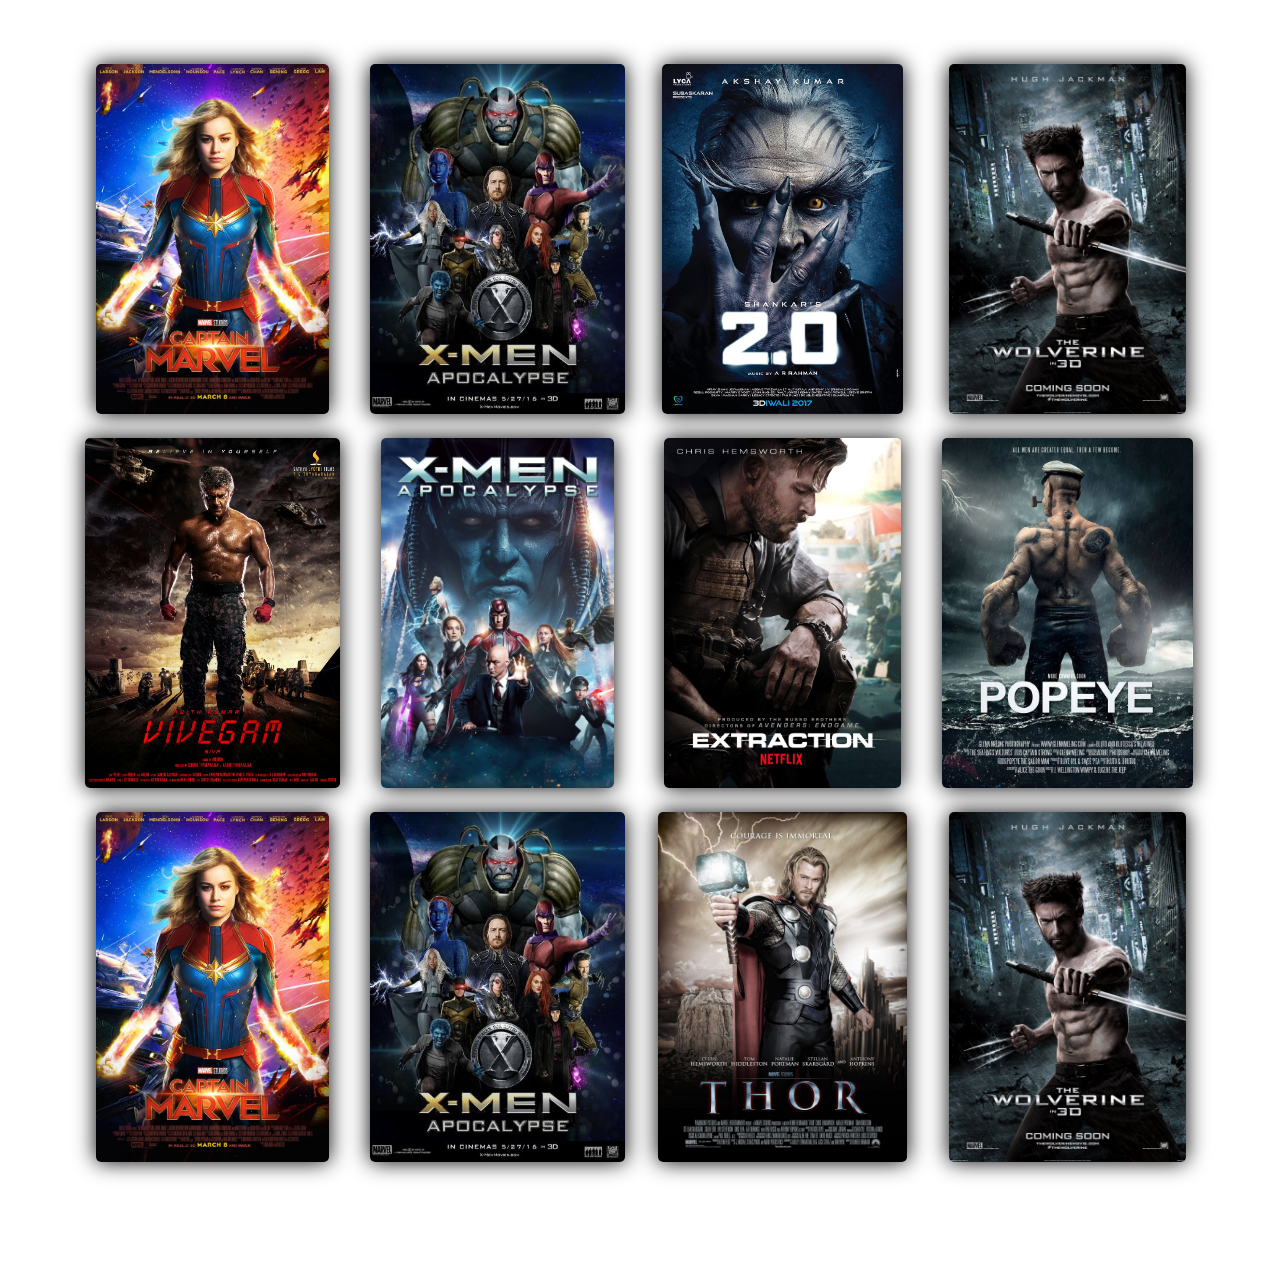
<file: imagesGallery/index.html>
<!DOCTYPE html>
<html lang="en">

<head>
    <meta charset="UTF-8">
    <meta name="viewport" content="width=device-width, initial-scale=1.0">
    <title>Boostrap Dynamic Image Galley</title>
    <link rel="stylesheet" href="https://stackpath.bootstrapcdn.com/bootstrap/4.5.0/css/bootstrap.min.css">
    <link rel="stylesheet" href="style.css">
</head>

<body>


    <div class="img-gallery jumbotron jumbotron-fluid bg-transparent">
        <div class="container">
            <div class="row row-cols-1 row-cols-sm-2 row-cols-md-3 row-cols-lg-4 text-center">
                <div class="col gallery-item mb-4">
                    <a href="#" data-toggle="modal" data-target="#imgModal">
                        <img src="../images/4e6c2d7a55780d51cce1759c9135ea9f.jpg" class="img-fluid" alt="">
                    </a>
                </div>
                <div class="col gallery-item mb-4">
                    <a href="#" data-toggle="modal" data-target="#imgModal">
                        <img src="../images/8Hy6af.jpg" class="img-fluid" alt="">
                    </a>
                </div>
                <div class="col gallery-item mb-4">
                    <a href="#" data-toggle="modal" data-target="#imgModal">
                        <img src="../images/Cxs-cKKWQAAlZuS.jpg" class="img-fluid" alt="">
                    </a>
                </div>
                <div class="col gallery-item mb-4">
                    <a href="#" data-toggle="modal" data-target="#imgModal">
                        <img src="../images/hollywood-movies-posters-hd-the-wolverine-movie-posters.jpg"
                            class="img-fluid" alt="">
                    </a>
                </div>
                <div class="col gallery-item mb-4">
                    <a href="#" data-toggle="modal" data-target="#imgModal">
                        <img src="../images/C3miDsUUMAIF_Wj.jpg_large" class="img-fluid" alt="">
                    </a>
                </div>
                <div class="col gallery-item mb-4">
                    <a href="#" data-toggle="modal" data-target="#imgModal">
                        <img src="../images/ed456c881f8c4cc4fee74480e4339257.jpg" class="img-fluid" alt="">
                    </a>
                </div>
                <div class="col gallery-item mb-4">
                    <a href="#" data-toggle="modal" data-target="#imgModal">
                        <img src="../images/Extraction-ChrisHemsworth-NetflixHollywoodBlockbusterEnglishMoviePoster_c030d080-0ca3-433e-8670-dd1533042a47.webp"
                            class="img-fluid" alt="">
                    </a>
                </div>
                <div class="col gallery-item mb-4">
                    <a href="#" data-toggle="modal" data-target="#imgModal">
                        <img src="../images/POPEYE HD FUL FILM.jpg" class="img-fluid" alt="">
                    </a>
                </div>
                <div class="col gallery-item mb-4">
                    <a href="#" data-toggle="modal" data-target="#imgModal">
                        <img src="../images/4e6c2d7a55780d51cce1759c9135ea9f.jpg" class="img-fluid" alt="">
                    </a>
                </div>
                <div class="col gallery-item mb-4">
                    <a href="#" data-toggle="modal" data-target="#imgModal">
                        <img src="../images/8Hy6af.jpg" class="img-fluid" alt="">
                    </a>
                </div>
                <div class="col gallery-item mb-4">
                    <a href="#" data-toggle="modal" data-target="#imgModal">
                        <img src="../images/THOR-II.jpg" class="img-fluid" alt="">
                    </a>
                </div>
                <div class="col gallery-item mb-4">
                    <a href="#" data-toggle="modal" data-target="#imgModal">
                        <img src="../images/hollywood-movies-posters-hd-the-wolverine-movie-posters.jpg"
                            class="img-fluid" alt="">
                    </a>
                </div>
            </div>
        </div>
    </div>

    <!-- Modal -->
    <div class="modal fade" id="imgModal" tabindex="-1" role="dialog" aria-labelledby="imgModalLabel"
        aria-hidden="true">
        <div class="modal-dialog modal-lg">
            <div class="modal-content">
                <div class="modal-header p-0 pr-3">
                    <button type="button" class="close bg-white p-1 rounded-circle" data-dismiss="modal" aria-label="Close">
                        <span aria-hidden="true">
                            <svg width="1em" height="1em" viewBox="0 0 16 16" class="bi bi-x" fill="currentColor" xmlns="http://www.w3.org/2000/svg">
                                <path fill-rule="evenodd" d="M11.854 4.146a.5.5 0 0 1 0 .708l-7 7a.5.5 0 0 1-.708-.708l7-7a.5.5 0 0 1 .708 0z"/>
                                <path fill-rule="evenodd" d="M4.146 4.146a.5.5 0 0 0 0 .708l7 7a.5.5 0 0 0 .708-.708l-7-7a.5.5 0 0 0-.708 0z"/>
                              </svg>
                        </span>
                    </button>
                </div>
                <div class="modal-body p-0 bg-transparent">
                    <img src="../images/hollywood-movies-posters-hd-the-wolverine-movie-posters.jpg" class="img-fluid"
                        id="modalImgOpen">
                </div>
            </div>
        </div>
    </div>
    <script src="https://code.jquery.com/jquery-3.5.1.slim.min.js"></script>
    <script src="https://cdn.jsdelivr.net/npm/popper.js@1.16.0/dist/umd/popper.min.js"></script>
    <script src="https://stackpath.bootstrapcdn.com/bootstrap/4.5.0/js/bootstrap.min.js"></script>
    <script>
        $(".gallery-item").click(function () {
            var imgPath = $(this).find(".img-fluid").attr("src");
            $('#modalImgOpen').attr("src", imgPath)
        });
    </script>
</body>

</html>
</file>
<file: imagesGallery/style.css>
/* Global Styles */
:root {
	--primary-color: #e50914;
	--dark-color: #141414;
	--light-color: #f4f4f4;
}

* {
	box-sizing: border-box;
	margin: 0;
	padding: 0;
}

body {
	font-family: 'Arial', sans-serif;
	-webkit-font-smoothing: antialiased;
	/* background: #222; */
	/* color: #999; */
}

.img-gallery .gallery-item img{
    border-radius: 5px;
    box-shadow: 0 0 21px rgb(0 0 0);
    height: 350px;
    transition: transform 500ms;
}

.img-gallery .gallery-item img:hover{
	cursor: pointer;
	transform: scale(1.08);
}

#imgModal .modal-header{
    padding: 0;
    border: 0;
}
#imgModal .modal-header .close{
    position: absolute;
    z-index: 2;
    right: 20px;
    top: 20px;
    font-size: 30px;
    color: #222;
    display: flex;
    justify-content: center;
    text-align: center;
    align-items: center;
}
#imgModal .modal-header .close:focus{
    outline: none;
}

#imgModal .modal-body img{
    border-radius: 5px;
    width: 100%;
    height: auto;
}
</file>
